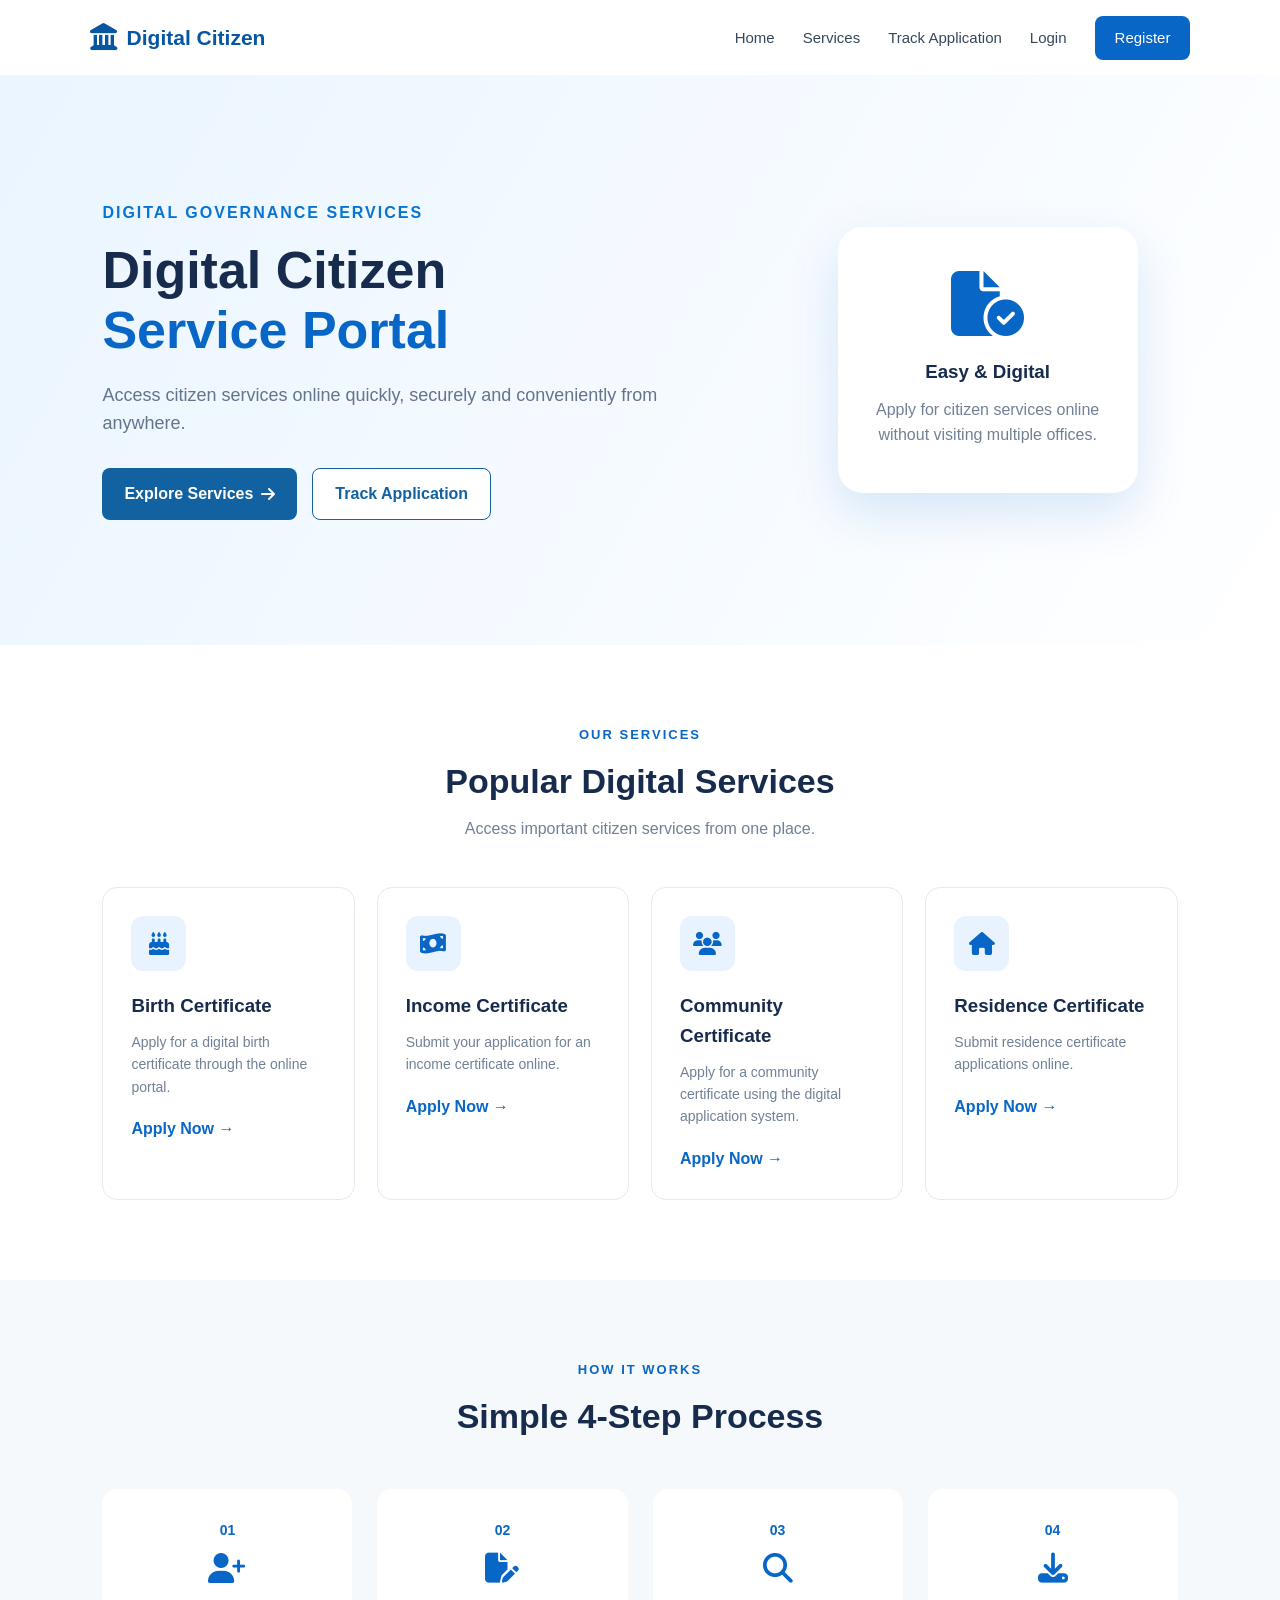
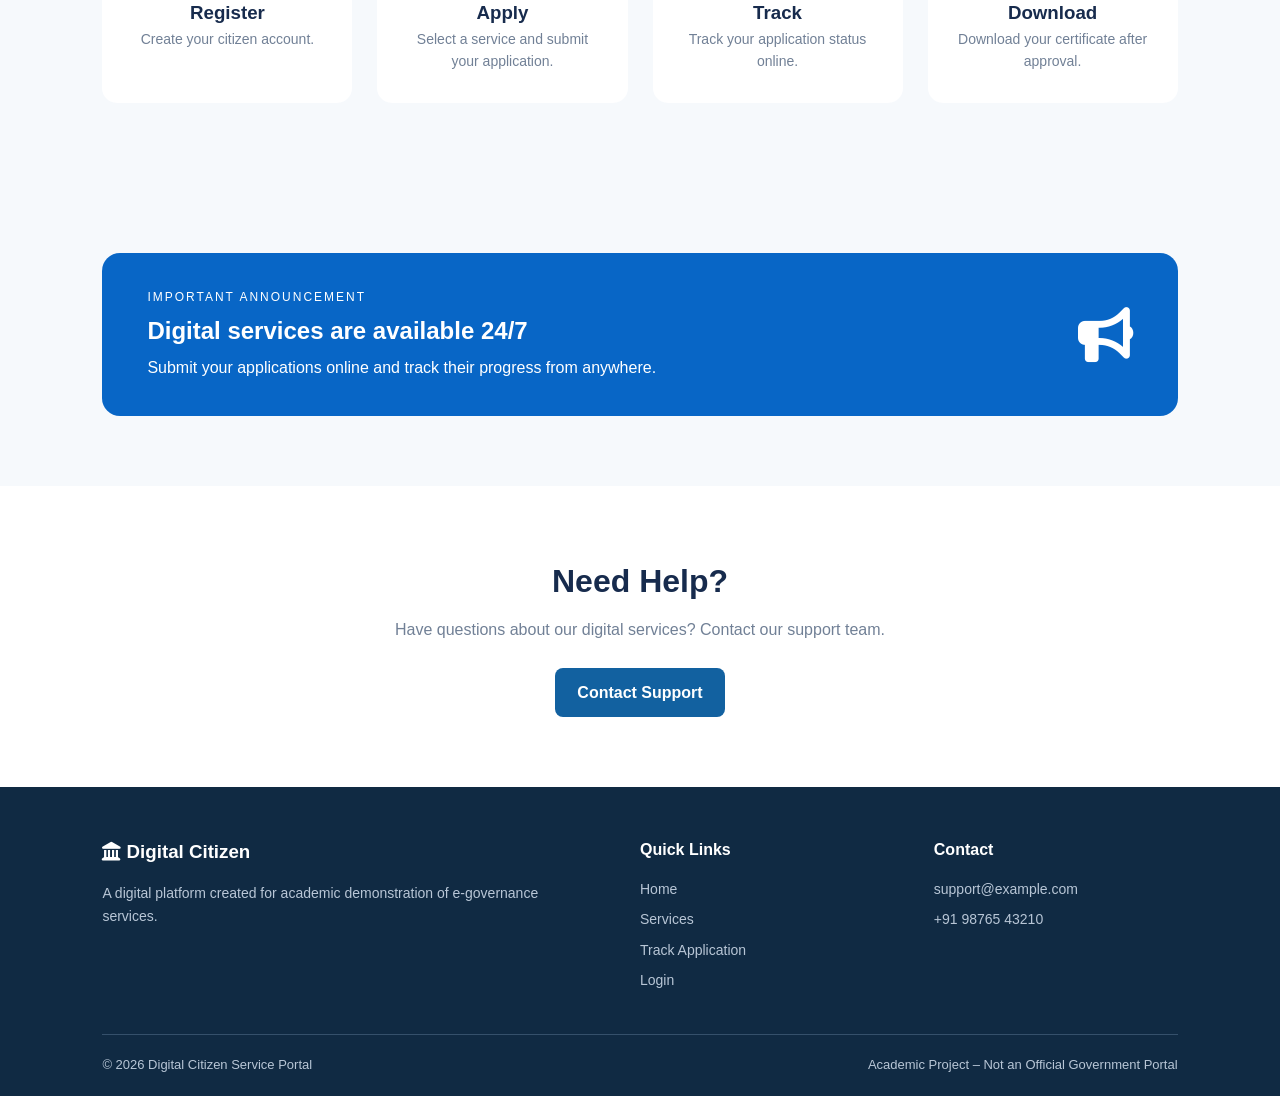
<file: Digital-Citizen-Service-Portal/index.html>
<!DOCTYPE html>
<html lang="en">

<head>
    <meta charset="UTF-8">
    <meta name="viewport" content="width=device-width, initial-scale=1.0">

    <title>Digital Citizen Service Portal</title>

    <link rel="stylesheet" href="css/style.css">

    <link rel="stylesheet"
        href="https://cdnjs.cloudflare.com/ajax/libs/font-awesome/6.5.1/css/all.min.css">
</head>

<body>

    <!-- Navbar -->

    <header class="navbar">

        <div class="logo">
            <i class="fa-solid fa-landmark"></i>
            <span>Digital Citizen</span>
        </div>

        <nav>
            <a href="index.html">Home</a>
            <a href="services.html">Services</a>
            <a href="track.html">Track Application</a>
            <a href="login.html">Login</a>

            <a href="register.html" class="nav-btn">
                Register
            </a>
        </nav>

    </header>


    <!-- Hero Section -->

    <section class="hero">

        <div class="hero-content">

            <p class="hero-small">
                DIGITAL GOVERNANCE SERVICES
            </p>

            <h1>
                Digital Citizen<br>
                <span>Service Portal</span>
            </h1>

            <p>
                Access citizen services online quickly,
                securely and conveniently from anywhere.
            </p>

            <div class="hero-buttons">

                <a href="services.html" class="primary-btn">
                    Explore Services
                    <i class="fa-solid fa-arrow-right"></i>
                </a>

                <a href="track.html" class="secondary-btn">
                    Track Application
                </a>

            </div>

        </div>


        <div class="hero-image">

            <div class="hero-card">

                <i class="fa-solid fa-file-circle-check"></i>

                <h3>Easy & Digital</h3>

                <p>
                    Apply for citizen services online
                    without visiting multiple offices.
                </p>

            </div>

        </div>

    </section>


    <!-- Popular Services -->

    <section class="section">

        <div class="section-heading">

            <p>OUR SERVICES</p>

            <h2>Popular Digital Services</h2>

            <span>
                Access important citizen services from one place.
            </span>

        </div>


        <div class="service-grid">


            <div class="service-card">

                <div class="service-icon">
                    <i class="fa-solid fa-cake-candles"></i>
                </div>

                <h3>Birth Certificate</h3>

                <p>
                    Apply for a digital birth certificate
                    through the online portal.
                </p>

                <a href="apply.html">
                    Apply Now →
                </a>

            </div>


            <div class="service-card">

                <div class="service-icon">
                    <i class="fa-solid fa-money-bill-wave"></i>
                </div>

                <h3>Income Certificate</h3>

                <p>
                    Submit your application for an
                    income certificate online.
                </p>

                <a href="apply.html">
                    Apply Now →
                </a>

            </div>


            <div class="service-card">

                <div class="service-icon">
                    <i class="fa-solid fa-users"></i>
                </div>

                <h3>Community Certificate</h3>

                <p>
                    Apply for a community certificate
                    using the digital application system.
                </p>

                <a href="apply.html">
                    Apply Now →
                </a>

            </div>


            <div class="service-card">

                <div class="service-icon">
                    <i class="fa-solid fa-house"></i>
                </div>

                <h3>Residence Certificate</h3>

                <p>
                    Submit residence certificate
                    applications online.
                </p>

                <a href="apply.html">
                    Apply Now →
                </a>

            </div>


        </div>

    </section>


    <!-- How It Works -->

    <section class="how-section">

        <div class="section-heading">

            <p>HOW IT WORKS</p>

            <h2>Simple 4-Step Process</h2>

        </div>


        <div class="steps">


            <div class="step">

                <div class="step-number">01</div>

                <i class="fa-solid fa-user-plus"></i>

                <h3>Register</h3>

                <p>
                    Create your citizen account.
                </p>

            </div>


            <div class="step">

                <div class="step-number">02</div>

                <i class="fa-solid fa-file-pen"></i>

                <h3>Apply</h3>

                <p>
                    Select a service and submit your application.
                </p>

            </div>


            <div class="step">

                <div class="step-number">03</div>

                <i class="fa-solid fa-magnifying-glass"></i>

                <h3>Track</h3>

                <p>
                    Track your application status online.
                </p>

            </div>


            <div class="step">

                <div class="step-number">04</div>

                <i class="fa-solid fa-download"></i>

                <h3>Download</h3>

                <p>
                    Download your certificate after approval.
                </p>

            </div>


        </div>

    </section>


    <!-- Announcements -->

    <section class="announcement">

        <div>

            <p>IMPORTANT ANNOUNCEMENT</p>

            <h2>
                Digital services are available 24/7
            </h2>

            <span>
                Submit your applications online and
                track their progress from anywhere.
            </span>

        </div>

        <i class="fa-solid fa-bullhorn"></i>

    </section>


    <!-- Help -->

    <section class="help-section">

        <h2>Need Help?</h2>

        <p>
            Have questions about our digital services?
            Contact our support team.
        </p>

        <a href="mailto:support@example.com" class="primary-btn">
            Contact Support
        </a>

    </section>


    <!-- Footer -->

    <footer>

        <div class="footer-content">

            <div>

                <h3>
                    <i class="fa-solid fa-landmark"></i>
                    Digital Citizen
                </h3>

                <p>
                    A digital platform created for
                    academic demonstration of e-governance services.
                </p>

            </div>


            <div>

                <h4>Quick Links</h4>

                <a href="index.html">Home</a>
                <a href="services.html">Services</a>
                <a href="track.html">Track Application</a>
                <a href="login.html">Login</a>

            </div>


            <div>

                <h4>Contact</h4>

                <p>support@example.com</p>
                <p>+91 98765 43210</p>

            </div>

        </div>


        <div class="footer-bottom">

            <p>
                © 2026 Digital Citizen Service Portal
            </p>

            <p>
                Academic Project – Not an Official Government Portal
            </p>

        </div>

    </footer>


</body>

</html>
</file>
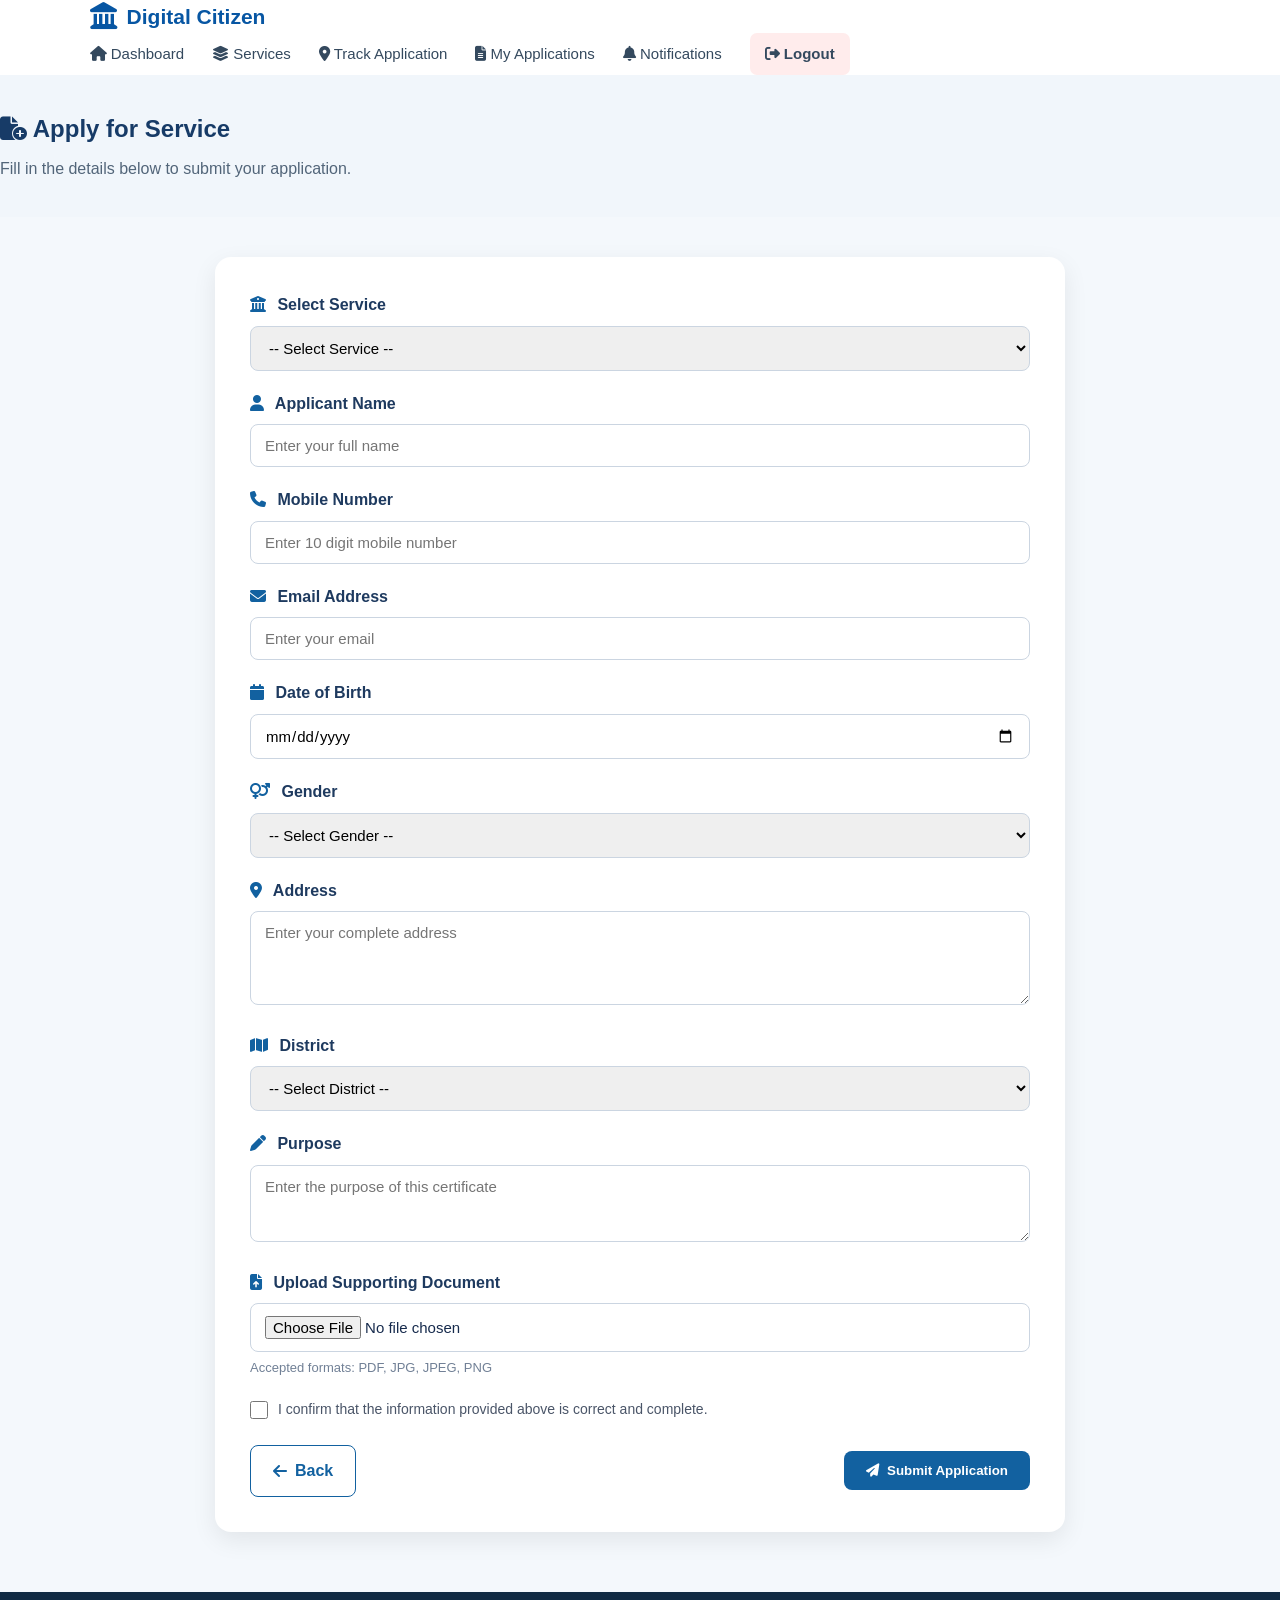
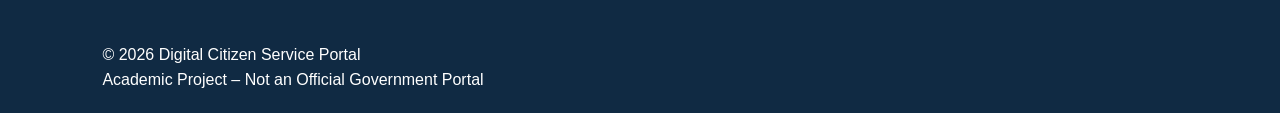
<file: Digital-Citizen-Service-Portal/apply.html>
<!DOCTYPE html>
<html lang="en">
<head>
    <meta charset="UTF-8">
    <meta name="viewport" content="width=device-width, initial-scale=1.0">

    <title>Apply for Service | Digital Citizen Service Portal</title>

    <link rel="stylesheet" href="css/style.css">

    <link rel="stylesheet"
        href="https://cdnjs.cloudflare.com/ajax/libs/font-awesome/6.5.2/css/all.min.css">
</head>

<body>

    <!-- Navbar -->
    <header class="navbar">
        <div class="container nav-container">

            <div class="logo">
                <i class="fa-solid fa-landmark"></i>
                Digital Citizen
            </div>

            <nav>
                <a href="citizen-dashboard.html">
                    <i class="fa-solid fa-house"></i> Dashboard
                </a>

                <a href="services.html">
                    <i class="fa-solid fa-layer-group"></i> Services
                </a>

                <a href="track.html">
                    <i class="fa-solid fa-location-dot"></i> Track Application
                </a>

                <a href="my-applications.html">
                    <i class="fa-solid fa-file-lines"></i> My Applications
                </a>

                <a href="notifications.html">
                    <i class="fa-solid fa-bell"></i> Notifications
                </a>

                <a href="login.html" class="logout-btn">
                    <i class="fa-solid fa-right-from-bracket"></i> Logout
                </a>
            </nav>

        </div>
    </header>


    <!-- Page Header -->
    <section class="page-header">
        <div class="container">

            <h1>
                <i class="fa-solid fa-file-circle-plus"></i>
                Apply for Service
            </h1>

            <p>
                Fill in the details below to submit your application.
            </p>

        </div>
    </section>


    <!-- Application Form -->
    <section class="form-section">

        <div class="container">

            <div class="form-container">

                <div id="applicationMessage"></div>


                <form id="applicationForm">

                    <!-- Selected Service -->
                    <div class="form-group">

                        <label for="service">
                            <i class="fa-solid fa-building-columns"></i>
                            Select Service
                        </label>

                        <select id="service" name="service" required>

                            <option value="">
                                -- Select Service --
                            </option>

                            <option value="Birth Certificate">
                                Birth Certificate
                            </option>

                            <option value="Income Certificate">
                                Income Certificate
                            </option>

                            <option value="Community Certificate">
                                Community Certificate
                            </option>

                            <option value="Residence Certificate">
                                Residence Certificate
                            </option>

                            <option value="Nativity Certificate">
                                Nativity Certificate
                            </option>

                            <option value="Bonafide Certificate">
                                Bonafide Certificate
                            </option>

                        </select>

                    </div>


                    <!-- Applicant Name -->
                    <div class="form-group">

                        <label for="applicantName">
                            <i class="fa-solid fa-user"></i>
                            Applicant Name
                        </label>

                        <input
                            type="text"
                            id="applicantName"
                            placeholder="Enter your full name"
                            required
                        >

                    </div>


                    <!-- Mobile -->
                    <div class="form-group">

                        <label for="applicantMobile">
                            <i class="fa-solid fa-phone"></i>
                            Mobile Number
                        </label>

                        <input
                            type="tel"
                            id="applicantMobile"
                            placeholder="Enter 10 digit mobile number"
                            maxlength="10"
                            required
                        >

                    </div>


                    <!-- Email -->
                    <div class="form-group">

                        <label for="applicantEmail">
                            <i class="fa-solid fa-envelope"></i>
                            Email Address
                        </label>

                        <input
                            type="email"
                            id="applicantEmail"
                            placeholder="Enter your email"
                            required
                        >

                    </div>


                    <!-- DOB -->
                    <div class="form-group">

                        <label for="applicantDOB">
                            <i class="fa-solid fa-calendar"></i>
                            Date of Birth
                        </label>

                        <input
                            type="date"
                            id="applicantDOB"
                            required
                        >

                    </div>


                    <!-- Gender -->
                    <div class="form-group">

                        <label for="gender">
                            <i class="fa-solid fa-venus-mars"></i>
                            Gender
                        </label>

                        <select id="gender" required>

                            <option value="">
                                -- Select Gender --
                            </option>

                            <option value="Male">
                                Male
                            </option>

                            <option value="Female">
                                Female
                            </option>

                            <option value="Other">
                                Other
                            </option>

                        </select>

                    </div>


                    <!-- Address -->
                    <div class="form-group">

                        <label for="address">
                            <i class="fa-solid fa-location-dot"></i>
                            Address
                        </label>

                        <textarea
                            id="address"
                            rows="4"
                            placeholder="Enter your complete address"
                            required
                        ></textarea>

                    </div>


                    <!-- District -->
                    <div class="form-group">

                        <label for="district">
                            <i class="fa-solid fa-map"></i>
                            District
                        </label>

                        <select id="district" required>

                            <option value="">
                                -- Select District --
                            </option>

                            <option value="Tenkasi">
                                Tenkasi
                            </option>

                            <option value="Tirunelveli">
                                Tirunelveli
                            </option>

                            <option value="Thoothukudi">
                                Thoothukudi
                            </option>

                            <option value="Madurai">
                                Madurai
                            </option>

                            <option value="Coimbatore">
                                Coimbatore
                            </option>

                            <option value="Chennai">
                                Chennai
                            </option>

                            <option value="Other">
                                Other
                            </option>

                        </select>

                    </div>


                    <!-- Purpose -->
                    <div class="form-group">

                        <label for="purpose">
                            <i class="fa-solid fa-pen"></i>
                            Purpose
                        </label>

                        <textarea
                            id="purpose"
                            rows="3"
                            placeholder="Enter the purpose of this certificate"
                            required
                        ></textarea>

                    </div>


                    <!-- Document -->
                    <div class="form-group">

                        <label for="document">
                            <i class="fa-solid fa-file-arrow-up"></i>
                            Upload Supporting Document
                        </label>

                        <input
                            type="file"
                            id="document"
                            accept=".pdf,.jpg,.jpeg,.png"
                        >

                        <small>
                            Accepted formats: PDF, JPG, JPEG, PNG
                        </small>

                    </div>


                    <!-- Declaration -->
                    <div class="checkbox-group">

                        <input
                            type="checkbox"
                            id="declaration"
                            required
                        >

                        <label for="declaration">
                            I confirm that the information provided above
                            is correct and complete.
                        </label>

                    </div>


                    <!-- Buttons -->
                    <div class="form-buttons">

                        <a href="services.html" class="secondary-btn">
                            <i class="fa-solid fa-arrow-left"></i>
                            Back
                        </a>

                        <button
                            type="submit"
                            class="primary-btn"
                        >
                            <i class="fa-solid fa-paper-plane"></i>
                            Submit Application
                        </button>

                    </div>

                </form>

            </div>

        </div>

    </section>


    <!-- Footer -->
    <footer class="footer">

        <div class="container">

            <p>
                © 2026 Digital Citizen Service Portal
            </p>

            <p>
                Academic Project – Not an Official Government Portal
            </p>

        </div>

    </footer>


    <script src="js/script.js"></script>

</body>
</html>
</file>
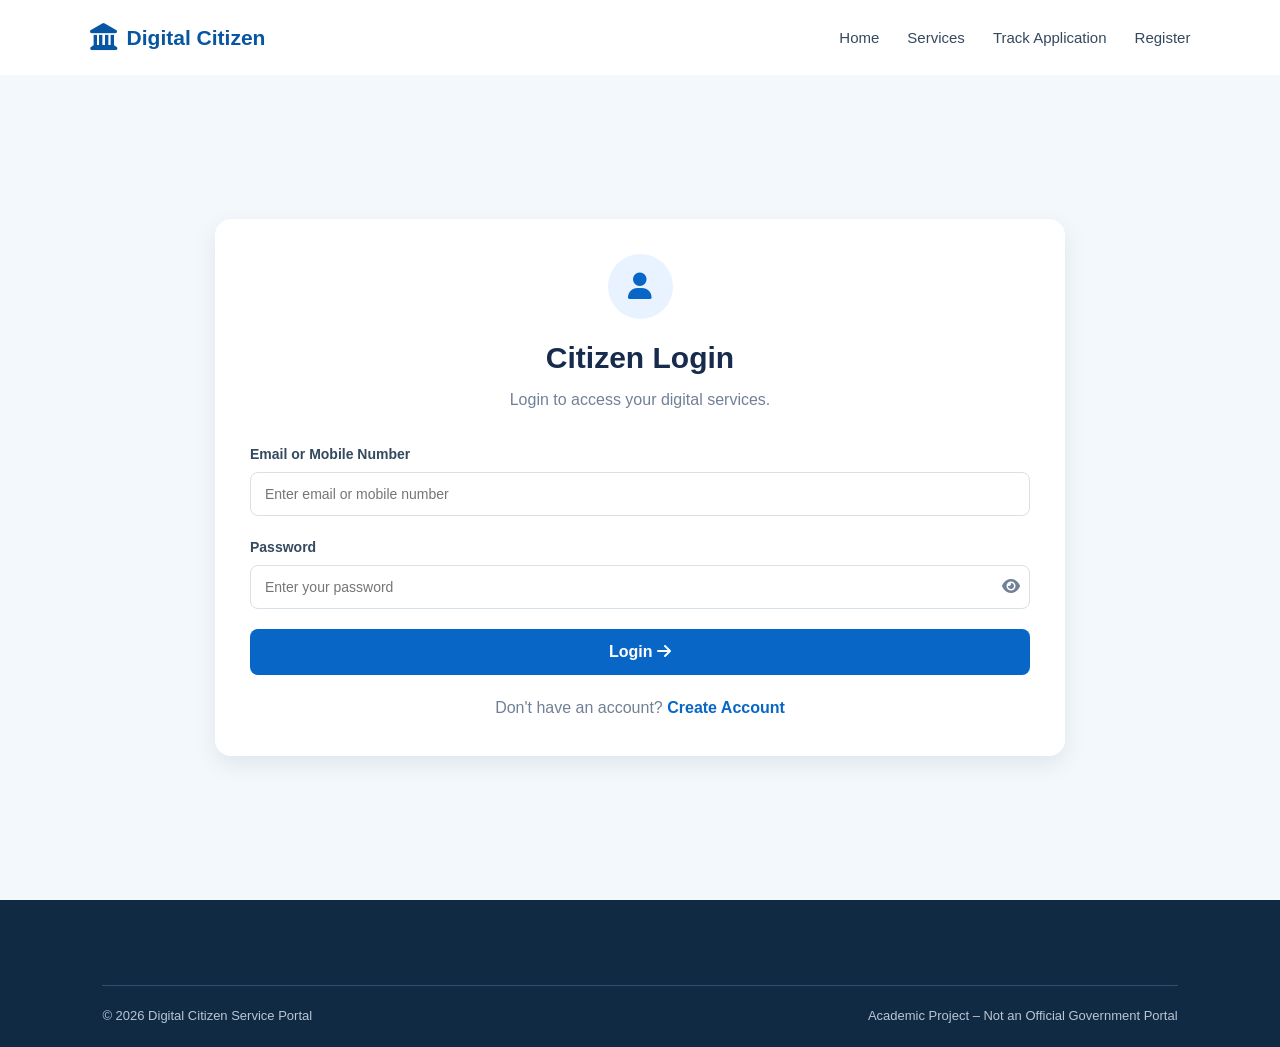
<file: Digital-Citizen-Service-Portal/citizen-dashboard.html>
<!DOCTYPE html>
<html lang="en">

<head>

    <meta charset="UTF-8">

    <meta name="viewport"
        content="width=device-width, initial-scale=1.0">

    <title>Citizen Dashboard</title>

    <link rel="stylesheet"
        href="css/style.css">

    <link rel="stylesheet"
        href="https://cdnjs.cloudflare.com/ajax/libs/font-awesome/6.5.1/css/all.min.css">

</head>


<body>


    <!-- NAVBAR -->

    <header class="navbar">

        <div class="logo">

            <i class="fa-solid fa-landmark"></i>

            <span>
                Digital Citizen
            </span>

        </div>


        <nav>

            <a href="citizen-dashboard.html">
                Dashboard
            </a>

            <a href="services.html">
                Services
            </a>

            <a href="my-applications.html">
                My Applications
            </a>

            <a href="notifications.html">
                Notifications
            </a>

            <button
                onclick="logoutUser()"
                class="logout-btn"
            >
                Logout
            </button>

        </nav>

    </header>



    <!-- DASHBOARD -->

    <section class="dashboard">


        <div class="dashboard-header">

            <div>

                <p>
                    CITIZEN DASHBOARD
                </p>

                <h1>
                    Welcome, <span id="userName">
                        Citizen
                    </span> 👋
                </h1>

                <span>
                    Manage your digital services and applications.
                </span>

            </div>


            <a
                href="services.html"
                class="primary-btn"
            >

                <i class="fa-solid fa-plus"></i>

                Apply for Service

            </a>

        </div>



        <!-- STAT CARDS -->

        <div class="dashboard-cards">


            <div class="dashboard-card">

                <div class="dashboard-card-icon blue">

                    <i class="fa-solid fa-file-lines"></i>

                </div>

                <div>

                    <span>
                        My Applications
                    </span>

                    <h2 id="applicationCount">
                        0
                    </h2>

                </div>

            </div>



            <div class="dashboard-card">

                <div class="dashboard-card-icon orange">

                    <i class="fa-solid fa-clock"></i>

                </div>

                <div>

                    <span>
                        Pending
                    </span>

                    <h2 id="pendingCount">
                        0
                    </h2>

                </div>

            </div>



            <div class="dashboard-card">

                <div class="dashboard-card-icon green">

                    <i class="fa-solid fa-circle-check"></i>

                </div>

                <div>

                    <span>
                        Approved
                    </span>

                    <h2 id="approvedCount">
                        0
                    </h2>

                </div>

            </div>



            <div class="dashboard-card">

                <div class="dashboard-card-icon red">

                    <i class="fa-solid fa-bell"></i>

                </div>

                <div>

                    <span>
                        Notifications
                    </span>

                    <h2 id="notificationCount">
                        0
                    </h2>

                </div>

            </div>


        </div>



        <!-- QUICK SERVICES -->

        <div class="dashboard-section">

            <div class="section-title">

                <div>

                    <h2>
                        Quick Services
                    </h2>

                    <p>
                        Access frequently used services.
                    </p>

                </div>

                <a href="services.html">
                    View All
                </a>

            </div>



            <div class="quick-services">


                <a
                    href="apply.html?service=Birth%20Certificate"
                    class="quick-card"
                >

                    <i class="fa-solid fa-cake-candles"></i>

                    <h3>
                        Birth Certificate
                    </h3>

                    <span>
                        Apply Online →
                    </span>

                </a>



                <a
                    href="apply.html?service=Income%20Certificate"
                    class="quick-card"
                >

                    <i class="fa-solid fa-money-bill-wave"></i>

                    <h3>
                        Income Certificate
                    </h3>

                    <span>
                        Apply Online →
                    </span>

                </a>



                <a
                    href="apply.html?service=Community%20Certificate"
                    class="quick-card"
                >

                    <i class="fa-solid fa-users"></i>

                    <h3>
                        Community Certificate
                    </h3>

                    <span>
                        Apply Online →
                    </span>

                </a>



                <a
                    href="apply.html?service=Residence%20Certificate"
                    class="quick-card"
                >

                    <i class="fa-solid fa-house"></i>

                    <h3>
                        Residence Certificate
                    </h3>

                    <span>
                        Apply Online →
                    </span>

                </a>


            </div>

        </div>



        <!-- PROFILE -->

        <div class="dashboard-section">

            <div class="section-title">

                <div>

                    <h2>
                        My Profile
                    </h2>

                    <p>
                        Your registered information.
                    </p>

                </div>

            </div>


            <div class="profile-box">

                <div>

                    <strong>
                        Full Name
                    </strong>

                    <p id="profileName">
                        -
                    </p>

                </div>


                <div>

                    <strong>
                        Email
                    </strong>

                    <p id="profileEmail">
                        -
                    </p>

                </div>


                <div>

                    <strong>
                        Mobile
                    </strong>

                    <p id="profileMobile">
                        -
                    </p>

                </div>


                <div>

                    <strong>
                        Address
                    </strong>

                    <p id="profileAddress">
                        -
                    </p>

                </div>

            </div>

        </div>


    </section>



    <footer>

        <div class="footer-bottom">

            <p>
                © 2026 Digital Citizen Service Portal
            </p>

            <p>
                Academic Project – Not an Official Government Portal
            </p>

        </div>

    </footer>



    <script src="js/script.js"></script>

</body>

</html>
</file>
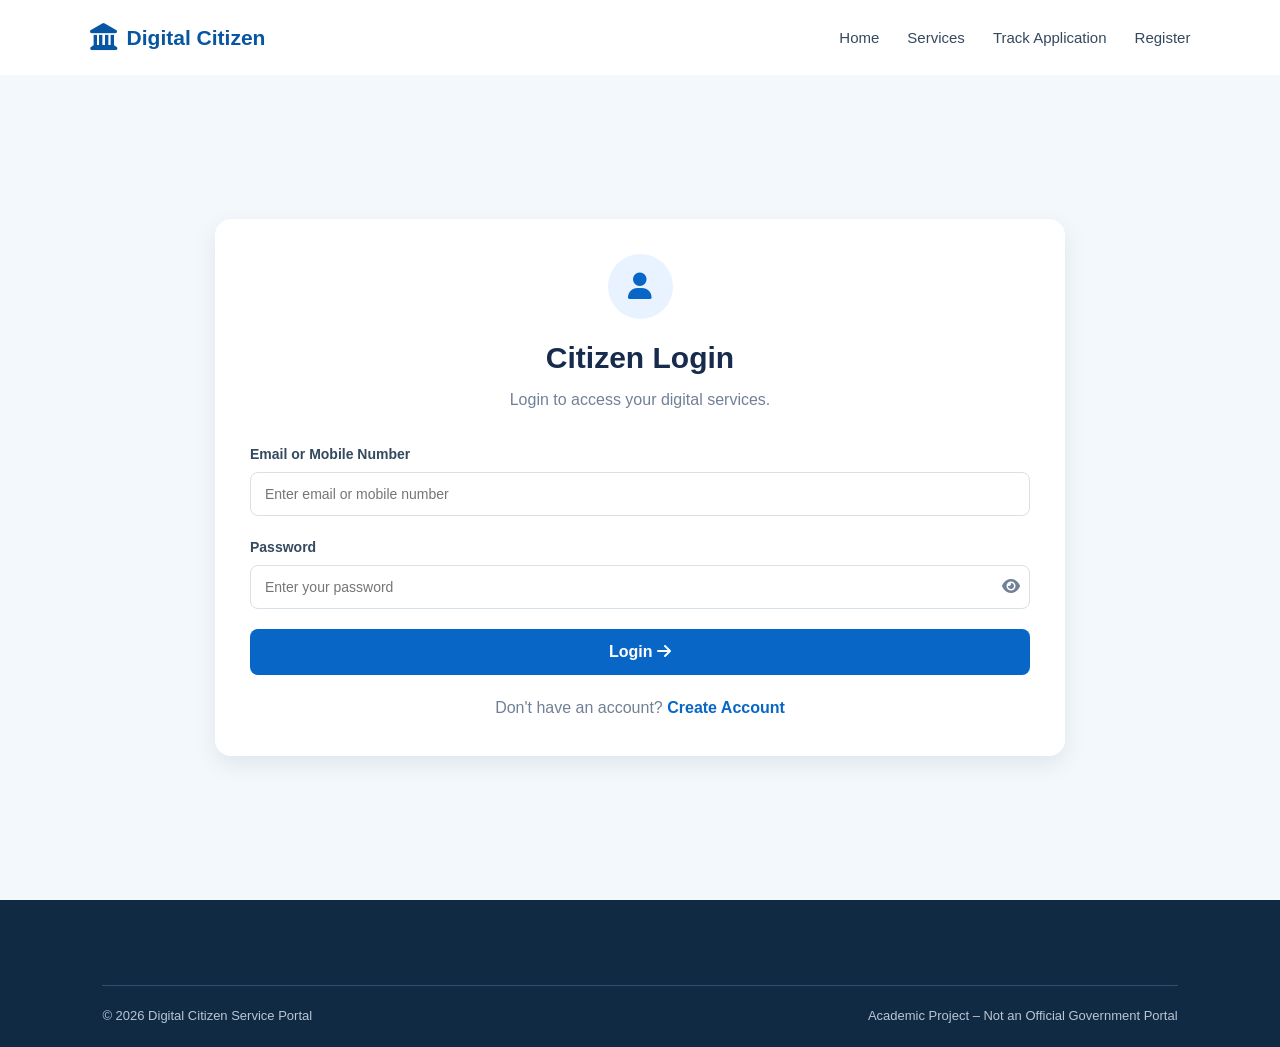
<file: Digital-Citizen-Service-Portal/login.html>
<!DOCTYPE html>
<html lang="en">

<head>

    <meta charset="UTF-8">

    <meta name="viewport"
        content="width=device-width, initial-scale=1.0">

    <title>Citizen Login</title>

    <link rel="stylesheet"
        href="css/style.css">

    <link rel="stylesheet"
        href="https://cdnjs.cloudflare.com/ajax/libs/font-awesome/6.5.1/css/all.min.css">

</head>


<body>


    <!-- NAVBAR -->

    <header class="navbar">

        <div class="logo">

            <i class="fa-solid fa-landmark"></i>

            <span>Digital Citizen</span>

        </div>


        <nav>

            <a href="index.html">
                Home
            </a>

            <a href="services.html">
                Services
            </a>

            <a href="track.html">
                Track Application
            </a>

            <a href="register.html">
                Register
            </a>

        </nav>

    </header>



    <!-- LOGIN -->

    <section class="form-page">


        <div class="form-container login-container">


            <div class="form-header">


                <div class="form-icon">

                    <i class="fa-solid fa-user"></i>

                </div>


                <h1>
                    Citizen Login
                </h1>


                <p>
                    Login to access your digital services.
                </p>


            </div>



            <form id="loginForm">


                <div class="input-group">

                    <label>
                        Email or Mobile Number
                    </label>


                    <input
                        type="text"
                        id="loginIdentifier"
                        placeholder="Enter email or mobile number"
                        required
                    >

                </div>



                <div class="input-group">

                    <label>
                        Password
                    </label>


                    <div class="password-box">

                        <input
                            type="password"
                            id="loginPassword"
                            placeholder="Enter your password"
                            required
                        >


                        <button
                            type="button"
                            id="togglePassword"
                            class="password-toggle"
                        >

                            <i class="fa-solid fa-eye"></i>

                        </button>

                    </div>

                </div>



                <div id="loginMessage"></div>



                <button
                    type="submit"
                    class="form-submit"
                >

                    Login

                    <i class="fa-solid fa-arrow-right"></i>

                </button>



                <p class="form-footer-text">

                    Don't have an account?

                    <a href="register.html">
                        Create Account
                    </a>

                </p>


            </form>


        </div>


    </section>



    <!-- FOOTER -->

    <footer>

        <div class="footer-bottom">

            <p>
                © 2026 Digital Citizen Service Portal
            </p>


            <p>
                Academic Project – Not an Official Government Portal
            </p>

        </div>

    </footer>



    <script src="js/script.js"></script>

</body>

</html>
</file>
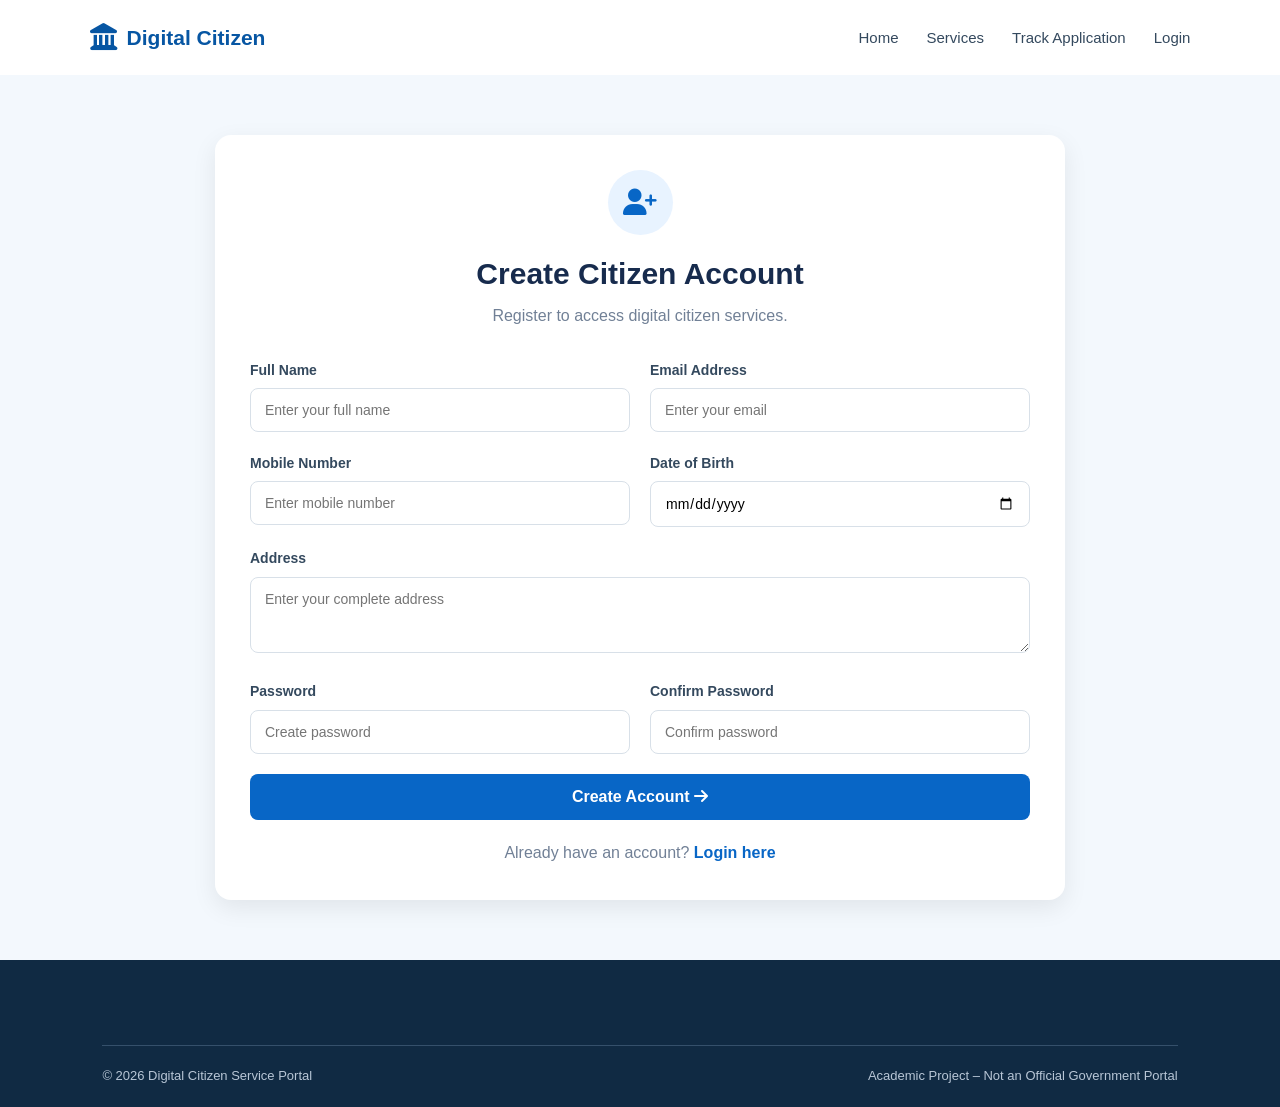
<file: Digital-Citizen-Service-Portal/register.html>
<!DOCTYPE html>
<html lang="en">

<head>
    <meta charset="UTF-8">
    <meta name="viewport" content="width=device-width, initial-scale=1.0">

    <title>Citizen Registration</title>

    <link rel="stylesheet" href="css/style.css">

    <link rel="stylesheet"
        href="https://cdnjs.cloudflare.com/ajax/libs/font-awesome/6.5.1/css/all.min.css">
</head>

<body>

    <!-- Navbar -->

    <header class="navbar">

        <div class="logo">
            <i class="fa-solid fa-landmark"></i>
            <span>Digital Citizen</span>
        </div>

        <nav>
            <a href="index.html">Home</a>
            <a href="services.html">Services</a>
            <a href="track.html">Track Application</a>
            <a href="login.html">Login</a>
        </nav>

    </header>


    <!-- Registration -->

    <section class="form-page">

        <div class="form-container">

            <div class="form-header">

                <div class="form-icon">
                    <i class="fa-solid fa-user-plus"></i>
                </div>

                <h1>Create Citizen Account</h1>

                <p>
                    Register to access digital citizen services.
                </p>

            </div>


            <form id="registerForm">

                <div class="form-row">

                    <div class="input-group">

                        <label>Full Name</label>

                        <input
                            type="text"
                            id="fullName"
                            placeholder="Enter your full name"
                            required
                        >

                    </div>


                    <div class="input-group">

                        <label>Email Address</label>

                        <input
                            type="email"
                            id="email"
                            placeholder="Enter your email"
                            required
                        >

                    </div>

                </div>


                <div class="form-row">

                    <div class="input-group">

                        <label>Mobile Number</label>

                        <input
                            type="tel"
                            id="mobile"
                            placeholder="Enter mobile number"
                            maxlength="10"
                            required
                        >

                    </div>


                    <div class="input-group">

                        <label>Date of Birth</label>

                        <input
                            type="date"
                            id="dob"
                            required
                        >

                    </div>

                </div>


                <div class="input-group">

                    <label>Address</label>

                    <textarea
                        id="address"
                        rows="3"
                        placeholder="Enter your complete address"
                        required
                    ></textarea>

                </div>


                <div class="form-row">

                    <div class="input-group">

                        <label>Password</label>

                        <input
                            type="password"
                            id="password"
                            placeholder="Create password"
                            required
                        >

                    </div>


                    <div class="input-group">

                        <label>Confirm Password</label>

                        <input
                            type="password"
                            id="confirmPassword"
                            placeholder="Confirm password"
                            required
                        >

                    </div>

                </div>


                <div id="registerMessage"></div>


                <button
                    type="submit"
                    class="form-submit"
                >
                    Create Account
                    <i class="fa-solid fa-arrow-right"></i>
                </button>


                <p class="form-footer-text">

                    Already have an account?

                    <a href="login.html">
                        Login here
                    </a>

                </p>

            </form>

        </div>

    </section>


    <footer>

        <div class="footer-bottom">

            <p>
                © 2026 Digital Citizen Service Portal
            </p>

            <p>
                Academic Project – Not an Official Government Portal
            </p>

        </div>

    </footer>


    <script src="js/script.js"></script>

</body>

</html>
</file>
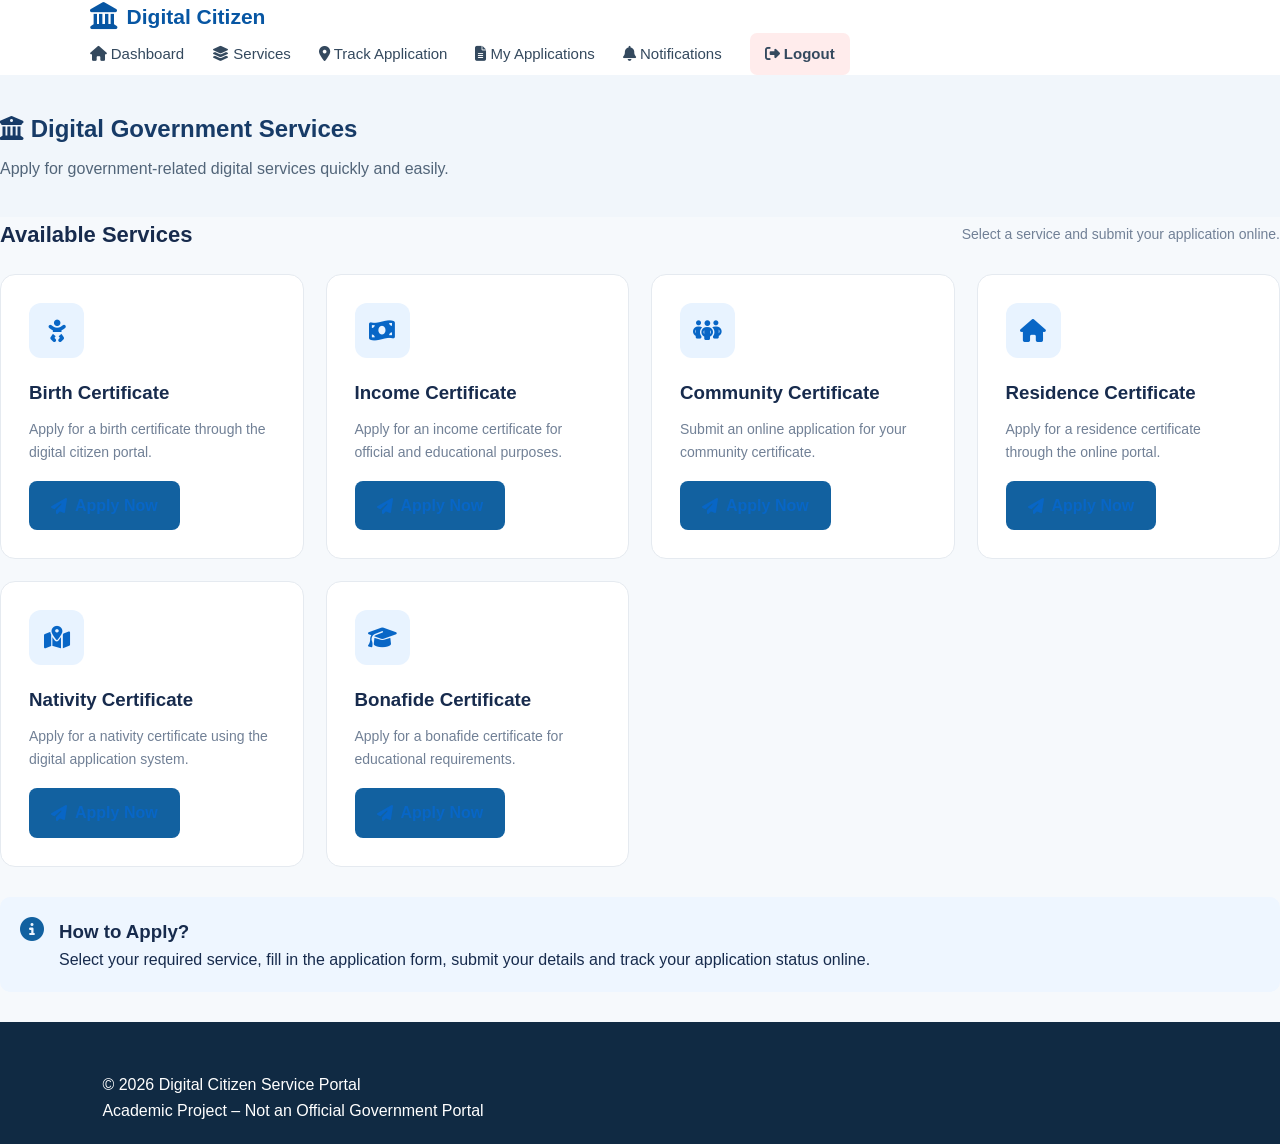
<file: Digital-Citizen-Service-Portal/services.html>
<!DOCTYPE html>
<html lang="en">
<head>
    <meta charset="UTF-8">
    <meta name="viewport" content="width=device-width, initial-scale=1.0">

    <title>Services | Digital Citizen Service Portal</title>

    <link rel="stylesheet" href="css/style.css">

    <link rel="stylesheet"
        href="https://cdnjs.cloudflare.com/ajax/libs/font-awesome/6.5.2/css/all.min.css">
</head>

<body>

    <header class="navbar">
        <div class="container nav-container">

            <div class="logo">
                <i class="fa-solid fa-landmark"></i>
                Digital Citizen
            </div>

            <nav>
                <a href="citizen-dashboard.html">
                    <i class="fa-solid fa-house"></i> Dashboard
                </a>

                <a href="services.html" class="active">
                    <i class="fa-solid fa-layer-group"></i> Services
                </a>

                <a href="track.html">
                    <i class="fa-solid fa-location-dot"></i> Track Application
                </a>

                <a href="my-applications.html">
                    <i class="fa-solid fa-file-lines"></i> My Applications
                </a>

                <a href="notifications.html">
                    <i class="fa-solid fa-bell"></i> Notifications
                </a>

                <a href="login.html" class="logout-btn">
                    <i class="fa-solid fa-right-from-bracket"></i> Logout
                </a>
            </nav>

        </div>
    </header>


    <!-- Page Header -->
    <section class="page-header">
        <div class="container">

            <h1>
                <i class="fa-solid fa-building-columns"></i>
                Digital Government Services
            </h1>

            <p>
                Apply for government-related digital services quickly and easily.
            </p>

        </div>
    </section>


    <!-- Services -->
    <section class="services-section">
        <div class="container">

            <div class="section-title">
                <h2>Available Services</h2>

                <p>
                    Select a service and submit your application online.
                </p>
            </div>


            <div class="service-grid">


                <!-- Birth Certificate -->
                <div class="service-card">

                    <div class="service-icon">
                        <i class="fa-solid fa-baby"></i>
                    </div>

                    <h3>Birth Certificate</h3>

                    <p>
                        Apply for a birth certificate through the digital citizen portal.
                    </p>

                    <a href="apply.html?service=Birth%20Certificate"
                       class="primary-btn">
                        <i class="fa-solid fa-paper-plane"></i>
                        Apply Now
                    </a>

                </div>


                <!-- Income Certificate -->
                <div class="service-card">

                    <div class="service-icon">
                        <i class="fa-solid fa-money-bill-wave"></i>
                    </div>

                    <h3>Income Certificate</h3>

                    <p>
                        Apply for an income certificate for official and educational purposes.
                    </p>

                    <a href="apply.html?service=Income%20Certificate"
                       class="primary-btn">
                        <i class="fa-solid fa-paper-plane"></i>
                        Apply Now
                    </a>

                </div>


                <!-- Community Certificate -->
                <div class="service-card">

                    <div class="service-icon">
                        <i class="fa-solid fa-people-group"></i>
                    </div>

                    <h3>Community Certificate</h3>

                    <p>
                        Submit an online application for your community certificate.
                    </p>

                    <a href="apply.html?service=Community%20Certificate"
                       class="primary-btn">
                        <i class="fa-solid fa-paper-plane"></i>
                        Apply Now
                    </a>

                </div>


                <!-- Residence Certificate -->
                <div class="service-card">

                    <div class="service-icon">
                        <i class="fa-solid fa-house"></i>
                    </div>

                    <h3>Residence Certificate</h3>

                    <p>
                        Apply for a residence certificate through the online portal.
                    </p>

                    <a href="apply.html?service=Residence%20Certificate"
                       class="primary-btn">
                        <i class="fa-solid fa-paper-plane"></i>
                        Apply Now
                    </a>

                </div>


                <!-- Nativity Certificate -->
                <div class="service-card">

                    <div class="service-icon">
                        <i class="fa-solid fa-map-location-dot"></i>
                    </div>

                    <h3>Nativity Certificate</h3>

                    <p>
                        Apply for a nativity certificate using the digital application system.
                    </p>

                    <a href="apply.html?service=Nativity%20Certificate"
                       class="primary-btn">
                        <i class="fa-solid fa-paper-plane"></i>
                        Apply Now
                    </a>

                </div>


                <!-- Bonafide Certificate -->
                <div class="service-card">

                    <div class="service-icon">
                        <i class="fa-solid fa-graduation-cap"></i>
                    </div>

                    <h3>Bonafide Certificate</h3>

                    <p>
                        Apply for a bonafide certificate for educational requirements.
                    </p>

                    <a href="apply.html?service=Bonafide%20Certificate"
                       class="primary-btn">
                        <i class="fa-solid fa-paper-plane"></i>
                        Apply Now
                    </a>

                </div>


            </div>

        </div>
    </section>


    <!-- Information -->
    <section class="info-section">

        <div class="container">

            <div class="info-box">

                <i class="fa-solid fa-circle-info"></i>

                <div>
                    <h3>How to Apply?</h3>

                    <p>
                        Select your required service, fill in the application form,
                        submit your details and track your application status online.
                    </p>
                </div>

            </div>

        </div>

    </section>


    <!-- Footer -->
    <footer class="footer">

        <div class="container">

            <p>
                © 2026 Digital Citizen Service Portal
            </p>

            <p>
                Academic Project – Not an Official Government Portal
            </p>

        </div>

    </footer>


</body>
</html>
</file>
<file: Digital-Citizen-Service-Portal/css/style.css>
* {
    margin: 0;
    padding: 0;
    box-sizing: border-box;
}

body {
    font-family: Arial, sans-serif;
    background: #f6f9fc;
    color: #172b4d;
    line-height: 1.6;
}

a {
    text-decoration: none;
}


/* NAVBAR */

.navbar {
    height: 75px;
    padding: 0 7%;
    background: white;
    display: flex;
    justify-content: space-between;
    align-items: center;
    box-shadow: 0 2px 12px rgba(0,0,0,0.06);
}

.logo {
    display: flex;
    align-items: center;
    gap: 10px;
    color: #0756a3;
    font-size: 21px;
    font-weight: bold;
}

.logo i {
    font-size: 27px;
}

.navbar nav {
    display: flex;
    align-items: center;
    gap: 28px;
}

.navbar nav a {
    color: #34495e;
    font-size: 15px;
}

.navbar nav a:hover {
    color: #0866c6;
}

.nav-btn {
    background: #0866c6;
    color: white !important;
    padding: 10px 20px;
    border-radius: 8px;
}


/* HERO */

.hero {
    min-height: 570px;
    padding: 80px 8%;
    display: flex;
    align-items: center;
    justify-content: space-between;
    background: linear-gradient(
        120deg,
        #eaf5ff,
        #ffffff
    );
}

.hero-content {
    max-width: 600px;
}

.hero-small {
    color: #0874d1;
    font-weight: bold;
    letter-spacing: 2px;
    margin-bottom: 15px;
}

.hero h1 {
    font-size: 52px;
    line-height: 1.15;
    margin-bottom: 20px;
}

.hero h1 span {
    color: #0866c6;
}

.hero-content > p:not(.hero-small) {
    color: #64748b;
    font-size: 18px;
    margin-bottom: 30px;
}

.hero-buttons {
    display: flex;
    gap: 15px;
}

.primary-btn,
.secondary-btn {
    display: inline-block;
    padding: 13px 23px;
    border-radius: 8px;
    font-weight: bold;
}

.primary-btn {
    background: #0866c6;
    color: white;
}

.secondary-btn {
    background: white;
    color: #0866c6;
    border: 1px solid #0866c6;
}

.primary-btn:hover {
    background: #064d96;
}


/* HERO CARD */

.hero-image {
    width: 380px;
    height: 380px;
    display: flex;
    justify-content: center;
    align-items: center;
}

.hero-card {
    width: 300px;
    padding: 45px 30px;
    text-align: center;
    background: white;
    border-radius: 25px;
    box-shadow: 0 20px 50px rgba(8,102,198,0.15);
}

.hero-card i {
    font-size: 65px;
    color: #0866c6;
    margin-bottom: 20px;
}

.hero-card h3 {
    margin-bottom: 10px;
}

.hero-card p {
    color: #718096;
}


/* SECTIONS */

.section {
    padding: 80px 8%;
    background: white;
}

.section-heading {
    text-align: center;
    margin-bottom: 45px;
}

.section-heading p {
    color: #0866c6;
    font-size: 13px;
    font-weight: bold;
    letter-spacing: 2px;
}

.section-heading h2 {
    font-size: 34px;
    margin: 8px 0;
}

.section-heading span {
    color: #718096;
}


/* SERVICE CARDS */

.service-grid {
    display: grid;
    grid-template-columns: repeat(4, 1fr);
    gap: 22px;
}

.service-card {
    padding: 28px;
    border: 1px solid #e5eaf0;
    border-radius: 15px;
    background: white;
    transition: 0.3s;
}

.service-card:hover {
    transform: translateY(-6px);
    box-shadow: 0 15px 30px rgba(0,0,0,0.08);
}

.service-icon {
    width: 55px;
    height: 55px;
    display: flex;
    justify-content: center;
    align-items: center;
    background: #e8f3ff;
    color: #0866c6;
    border-radius: 12px;
    font-size: 23px;
    margin-bottom: 20px;
}

.service-card h3 {
    margin-bottom: 10px;
}

.service-card p {
    color: #718096;
    font-size: 14px;
    margin-bottom: 18px;
}

.service-card a {
    color: #0866c6;
    font-weight: bold;
}


/* HOW IT WORKS */

.how-section {
    padding: 80px 8%;
    background: #f6f9fc;
}

.steps {
    display: grid;
    grid-template-columns: repeat(4, 1fr);
    gap: 25px;
}

.step {
    position: relative;
    text-align: center;
    padding: 30px;
    background: white;
    border-radius: 15px;
}

.step-number {
    color: #0866c6;
    font-size: 14px;
    font-weight: bold;
    margin-bottom: 12px;
}

.step i {
    font-size: 30px;
    color: #0866c6;
    margin-bottom: 15px;
}

.step p {
    color: #718096;
    font-size: 14px;
}


/* ANNOUNCEMENT */

.announcement {
    margin: 70px 8%;
    padding: 35px 45px;
    background: #0866c6;
    color: white;
    border-radius: 18px;
    display: flex;
    justify-content: space-between;
    align-items: center;
}

.announcement p {
    font-size: 12px;
    letter-spacing: 2px;
}

.announcement h2 {
    margin: 5px 0;
}

.announcement i {
    font-size: 55px;
}


/* HELP */

.help-section {
    text-align: center;
    padding: 70px 20px;
    background: white;
}

.help-section h2 {
    font-size: 32px;
}

.help-section p {
    color: #718096;
    margin: 10px 0 25px;
}


/* FOOTER */

footer {
    background: #102a43;
    color: white;
    padding: 50px 8% 20px;
}

.footer-content {
    display: grid;
    grid-template-columns: 2fr 1fr 1fr;
    gap: 50px;
}

.footer-content h3,
.footer-content h4 {
    margin-bottom: 15px;
}

.footer-content p,
.footer-content a {
    display: block;
    color: #b8c6d6;
    margin-bottom: 8px;
    font-size: 14px;
}

.footer-bottom {
    border-top: 1px solid #35506b;
    margin-top: 35px;
    padding-top: 20px;
    display: flex;
    justify-content: space-between;
    gap: 20px;
    color: #b8c6d6;
    font-size: 13px;
}


/* RESPONSIVE */

@media (max-width: 1000px) {

    .service-grid,
    .steps {
        grid-template-columns: repeat(2, 1fr);
    }

    .hero {
        flex-direction: column;
        text-align: center;
    }

    .hero-buttons {
        justify-content: center;
    }

    .hero-image {
        margin-top: 40px;
    }
}


@media (max-width: 700px) {

    .navbar {
        height: auto;
        padding: 20px;
        flex-direction: column;
        gap: 20px;
    }

    .navbar nav {
        flex-wrap: wrap;
        justify-content: center;
        gap: 15px;
    }

    .hero {
        padding: 60px 20px;
    }

    .hero h1 {
        font-size: 38px;
    }

    .hero-image {
        width: 100%;
    }

    .service-grid,
    .steps,
    .footer-content {
        grid-template-columns: 1fr;
    }

    .section,
    .how-section {
        padding: 60px 20px;
    }

    .announcement {
        margin: 40px 20px;
        padding: 30px;
    }

    .footer-bottom {
        flex-direction: column;
    }
}
/* FORM PAGE */

.form-page {
    min-height: calc(100vh - 75px);
    padding: 60px 20px;
    background: #f3f8fd;
    display: flex;
    justify-content: center;
    align-items: center;
}

.form-container {
    width: 100%;
    max-width: 800px;
    background: white;
    padding: 40px;
    border-radius: 18px;
    box-shadow: 0 15px 40px rgba(0, 0, 0, 0.08);
}

.form-header {
    text-align: center;
    margin-bottom: 30px;
}

.form-icon {
    width: 65px;
    height: 65px;
    margin: auto;
    border-radius: 50%;
    background: #e8f3ff;
    color: #0866c6;
    display: flex;
    justify-content: center;
    align-items: center;
    font-size: 27px;
}

.form-header h1 {
    margin-top: 15px;
    font-size: 30px;
}

.form-header p {
    color: #718096;
    margin-top: 5px;
}

.form-row {
    display: grid;
    grid-template-columns: 1fr 1fr;
    gap: 20px;
}

.input-group {
    margin-bottom: 20px;
}

.input-group label {
    display: block;
    margin-bottom: 7px;
    font-weight: bold;
    font-size: 14px;
    color: #34495e;
}

.input-group input,
.input-group textarea {
    width: 100%;
    padding: 13px 14px;
    border: 1px solid #d8e0e8;
    border-radius: 8px;
    outline: none;
    font-size: 14px;
    font-family: inherit;
}

.input-group input:focus,
.input-group textarea:focus {
    border-color: #0866c6;
    box-shadow: 0 0 0 3px rgba(8, 102, 198, 0.08);
}

.form-submit {
    width: 100%;
    padding: 14px;
    border: none;
    border-radius: 8px;
    background: #0866c6;
    color: white;
    font-size: 16px;
    font-weight: bold;
    cursor: pointer;
}

.form-submit:hover {
    background: #064d96;
}

.form-footer-text {
    text-align: center;
    margin-top: 20px;
    color: #718096;
}

.form-footer-text a {
    color: #0866c6;
    font-weight: bold;
}

.success-message {
    padding: 12px;
    margin-bottom: 15px;
    border-radius: 8px;
    background: #e7f8ee;
    color: #168044;
    font-size: 14px;
}

.error-message {
    padding: 12px;
    margin-bottom: 15px;
    border-radius: 8px;
    background: #fff0f0;
    color: #d32f2f;
    font-size: 14px;
}


@media (max-width: 650px) {

    .form-container {
        padding: 25px 20px;
    }

    .form-row {
        grid-template-columns: 1fr;
        gap: 0;
    }

    .form-header h1 {
        font-size: 24px;
    }
}
/* LOGIN */

.login-container {
    max-width: 500px;
}

.password-box {
    position: relative;
}

.password-box input {
    padding-right: 50px;
}

.password-toggle {
    position: absolute;
    right: 10px;
    top: 50%;
    transform: translateY(-50%);

    border: none;
    background: transparent;

    color: #718096;

    cursor: pointer;

    font-size: 16px;
}
/* LOGOUT */

.logout-btn {
    border: none;
    background: #ffecec;
    color: #d32f2f;
    padding: 9px 15px;
    border-radius: 7px;
    cursor: pointer;
    font-weight: bold;
}


/* DASHBOARD */

.dashboard {
    padding: 55px 8%;
    background: #f5f8fc;
    min-height: calc(100vh - 75px);
}

.dashboard-header {
    display: flex;
    justify-content: space-between;
    align-items: center;
    gap: 25px;
    margin-bottom: 35px;
}

.dashboard-header > div > p {
    color: #0866c6;
    font-size: 13px;
    font-weight: bold;
    letter-spacing: 2px;
}

.dashboard-header h1 {
    font-size: 34px;
    margin: 5px 0;
}

.dashboard-header h1 span {
    color: #0866c6;
}

.dashboard-header span {
    color: #718096;
}


/* DASHBOARD CARDS */

.dashboard-cards {
    display: grid;
    grid-template-columns: repeat(4, 1fr);
    gap: 20px;
    margin-bottom: 35px;
}

.dashboard-card {
    background: white;
    padding: 22px;
    border-radius: 14px;
    display: flex;
    align-items: center;
    gap: 15px;
    box-shadow: 0 5px 20px rgba(0,0,0,0.04);
}

.dashboard-card span {
    color: #718096;
    font-size: 13px;
}

.dashboard-card h2 {
    font-size: 27px;
}

.dashboard-card-icon {
    width: 50px;
    height: 50px;
    border-radius: 12px;
    display: flex;
    justify-content: center;
    align-items: center;
    font-size: 21px;
}

.dashboard-card-icon.blue {
    background: #e8f3ff;
    color: #0866c6;
}

.dashboard-card-icon.orange {
    background: #fff4df;
    color: #e89b00;
}

.dashboard-card-icon.green {
    background: #e6f8ee;
    color: #168044;
}

.dashboard-card-icon.red {
    background: #ffeded;
    color: #d32f2f;
}


/* DASHBOARD SECTION */

.dashboard-section {
    background: white;
    padding: 28px;
    border-radius: 15px;
    margin-bottom: 25px;
}

.section-title {
    display: flex;
    justify-content: space-between;
    align-items: center;
    margin-bottom: 22px;
}

.section-title h2 {
    font-size: 22px;
}

.section-title p {
    color: #718096;
    font-size: 14px;
}

.section-title a {
    color: #0866c6;
    font-weight: bold;
}


/* QUICK SERVICES */

.quick-services {
    display: grid;
    grid-template-columns: repeat(4, 1fr);
    gap: 18px;
}

.quick-card {
    padding: 25px;
    border: 1px solid #e4eaf0;
    border-radius: 12px;
    color: #172b4d;
    transition: 0.3s;
}

.quick-card:hover {
    border-color: #0866c6;
    transform: translateY(-4px);
}

.quick-card i {
    color: #0866c6;
    font-size: 25px;
    margin-bottom: 15px;
}

.quick-card h3 {
    font-size: 16px;
    margin-bottom: 8px;
}

.quick-card span {
    color: #0866c6;
    font-size: 13px;
    font-weight: bold;
}


/* PROFILE */

.profile-box {
    display: grid;
    grid-template-columns: repeat(2, 1fr);
    gap: 20px;
}

.profile-box > div {
    padding: 18px;
    background: #f7f9fc;
    border-radius: 10px;
}

.profile-box strong {
    font-size: 13px;
    color: #718096;
}

.profile-box p {
    margin-top: 4px;
}


/* RESPONSIVE */

@media (max-width: 1000px) {

    .dashboard-cards {
        grid-template-columns: repeat(2, 1fr);
    }

    .quick-services {
        grid-template-columns: repeat(2, 1fr);
    }

}


@media (max-width: 700px) {

    .dashboard {
        padding: 35px 20px;
    }

    .dashboard-header {
        flex-direction: column;
        align-items: flex-start;
    }

    .dashboard-cards,
    .quick-services,
    .profile-box {
        grid-template-columns: 1fr;
    }

}

/* =========================
   APPLICATION FORM
========================= */

.form-section {
    padding: 40px 0 60px;
    background: #f4f8fc;
}

.form-container {
    max-width: 850px;
    margin: 0 auto;
    background: #ffffff;
    padding: 35px;
    border-radius: 16px;
    box-shadow: 0 8px 25px rgba(0, 0, 0, 0.08);
}

.form-group {
    margin-bottom: 20px;
}

.form-group label {
    display: block;
    margin-bottom: 8px;
    font-weight: 600;
    color: #1e3a5f;
}

.form-group label i {
    margin-right: 7px;
    color: #1261a0;
}

.form-group input,
.form-group select,
.form-group textarea {
    width: 100%;
    padding: 12px 14px;
    border: 1px solid #cbd5e1;
    border-radius: 8px;
    font-size: 15px;
    font-family: inherit;
    box-sizing: border-box;
    outline: none;
}

.form-group input:focus,
.form-group select:focus,
.form-group textarea:focus {
    border-color: #1261a0;
    box-shadow: 0 0 0 3px rgba(18, 97, 160, 0.1);
}

.form-group textarea {
    resize: vertical;
}

.form-group small {
    display: block;
    margin-top: 6px;
    color: #718096;
    font-size: 13px;
}

.checkbox-group {
    display: flex;
    align-items: flex-start;
    gap: 10px;
    margin: 20px 0;
}

.checkbox-group input {
    width: 18px;
    height: 18px;
    margin-top: 2px;
}

.checkbox-group label {
    color: #4a5568;
    font-size: 14px;
    line-height: 1.5;
}

.form-buttons {
    display: flex;
    justify-content: space-between;
    align-items: center;
    gap: 15px;
    margin-top: 25px;
}

.secondary-btn {
    display: inline-flex;
    align-items: center;
    gap: 8px;
    padding: 12px 22px;
    border: 1px solid #1261a0;
    border-radius: 8px;
    color: #1261a0;
    background: #ffffff;
    text-decoration: none;
    font-weight: 600;
}

.secondary-btn:hover {
    background: #f0f7ff;
}

.primary-btn {
    display: inline-flex;
    align-items: center;
    justify-content: center;
    gap: 8px;
    padding: 12px 22px;
    border: none;
    border-radius: 8px;
    background: #1261a0;
    color: #ffffff;
    text-decoration: none;
    font-weight: 600;
    cursor: pointer;
}

.primary-btn:hover {
    background: #0d4f85;
}

.page-header {
    padding: 35px 0;
    background: #f1f6fb;
}

.page-header h1 {
    color: #173b67;
    margin-bottom: 8px;
}

.page-header p {
    color: #526579;
    margin: 0;
}

.info-section {
    padding: 30px 0;
}

.info-box {
    display: flex;
    align-items: flex-start;
    gap: 15px;
    padding: 20px;
    background: #eef6ff;
    border-radius: 10px;
}

.info-box > i {
    color: #1261a0;
    font-size: 24px;
}

@media (max-width: 768px) {

    .form-container {
        padding: 22px;
        margin: 0 15px;
    }

    .form-buttons {
        flex-direction: column;
        align-items: stretch;
    }

    .secondary-btn,
    .primary-btn {
        width: 100%;
        box-sizing: border-box;
    }

}
</file>
